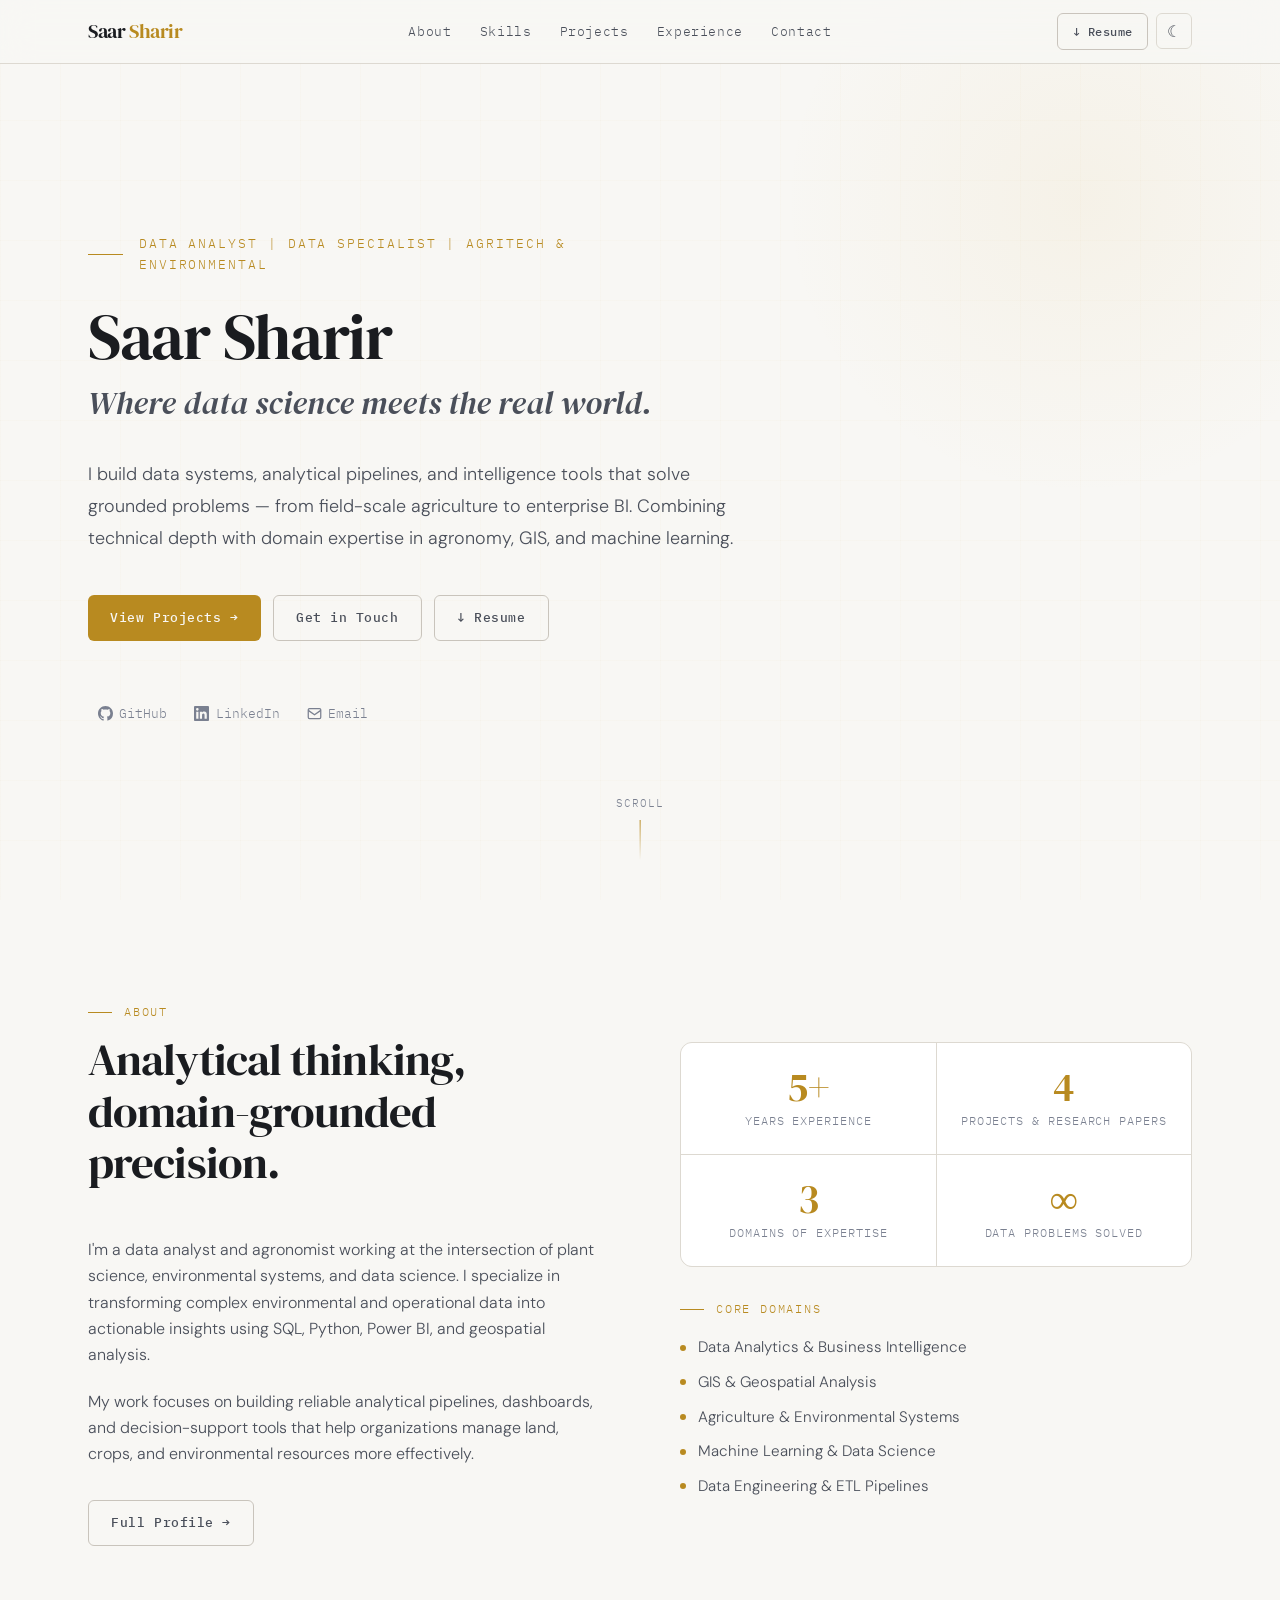
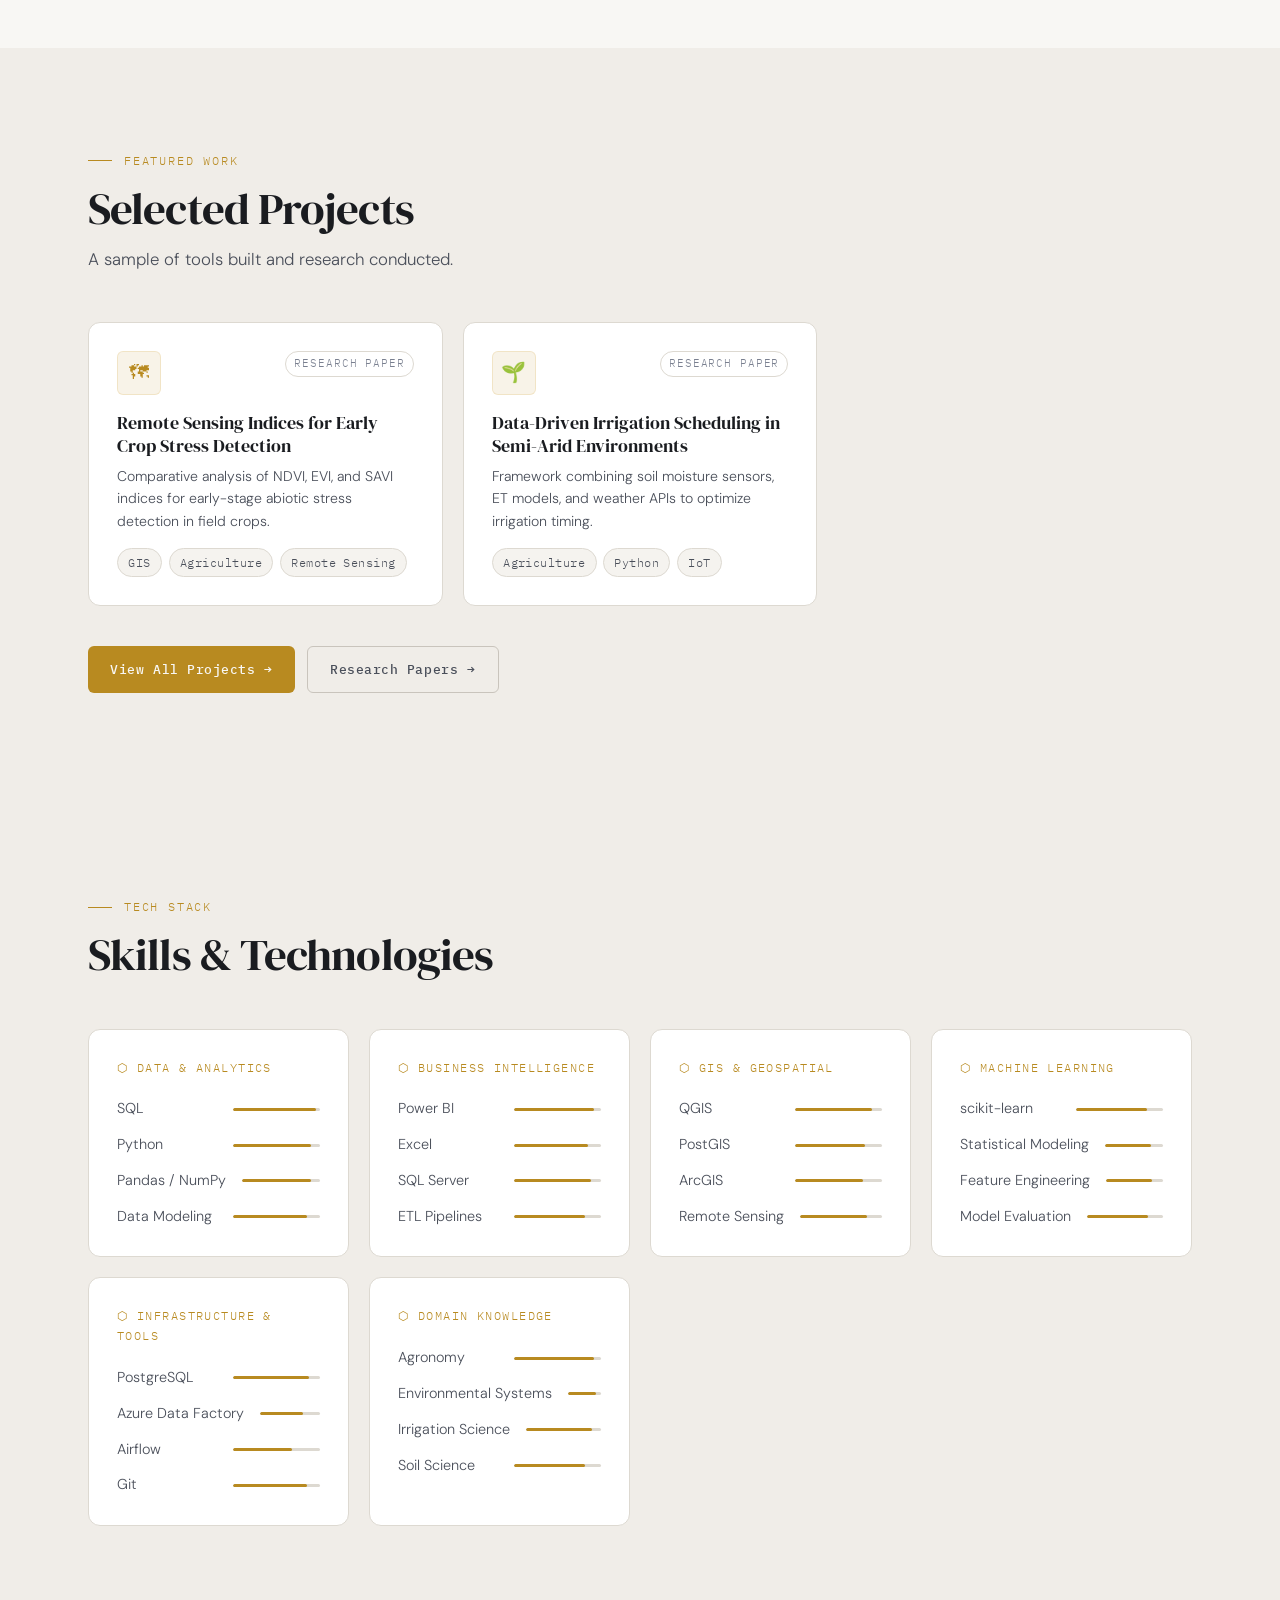
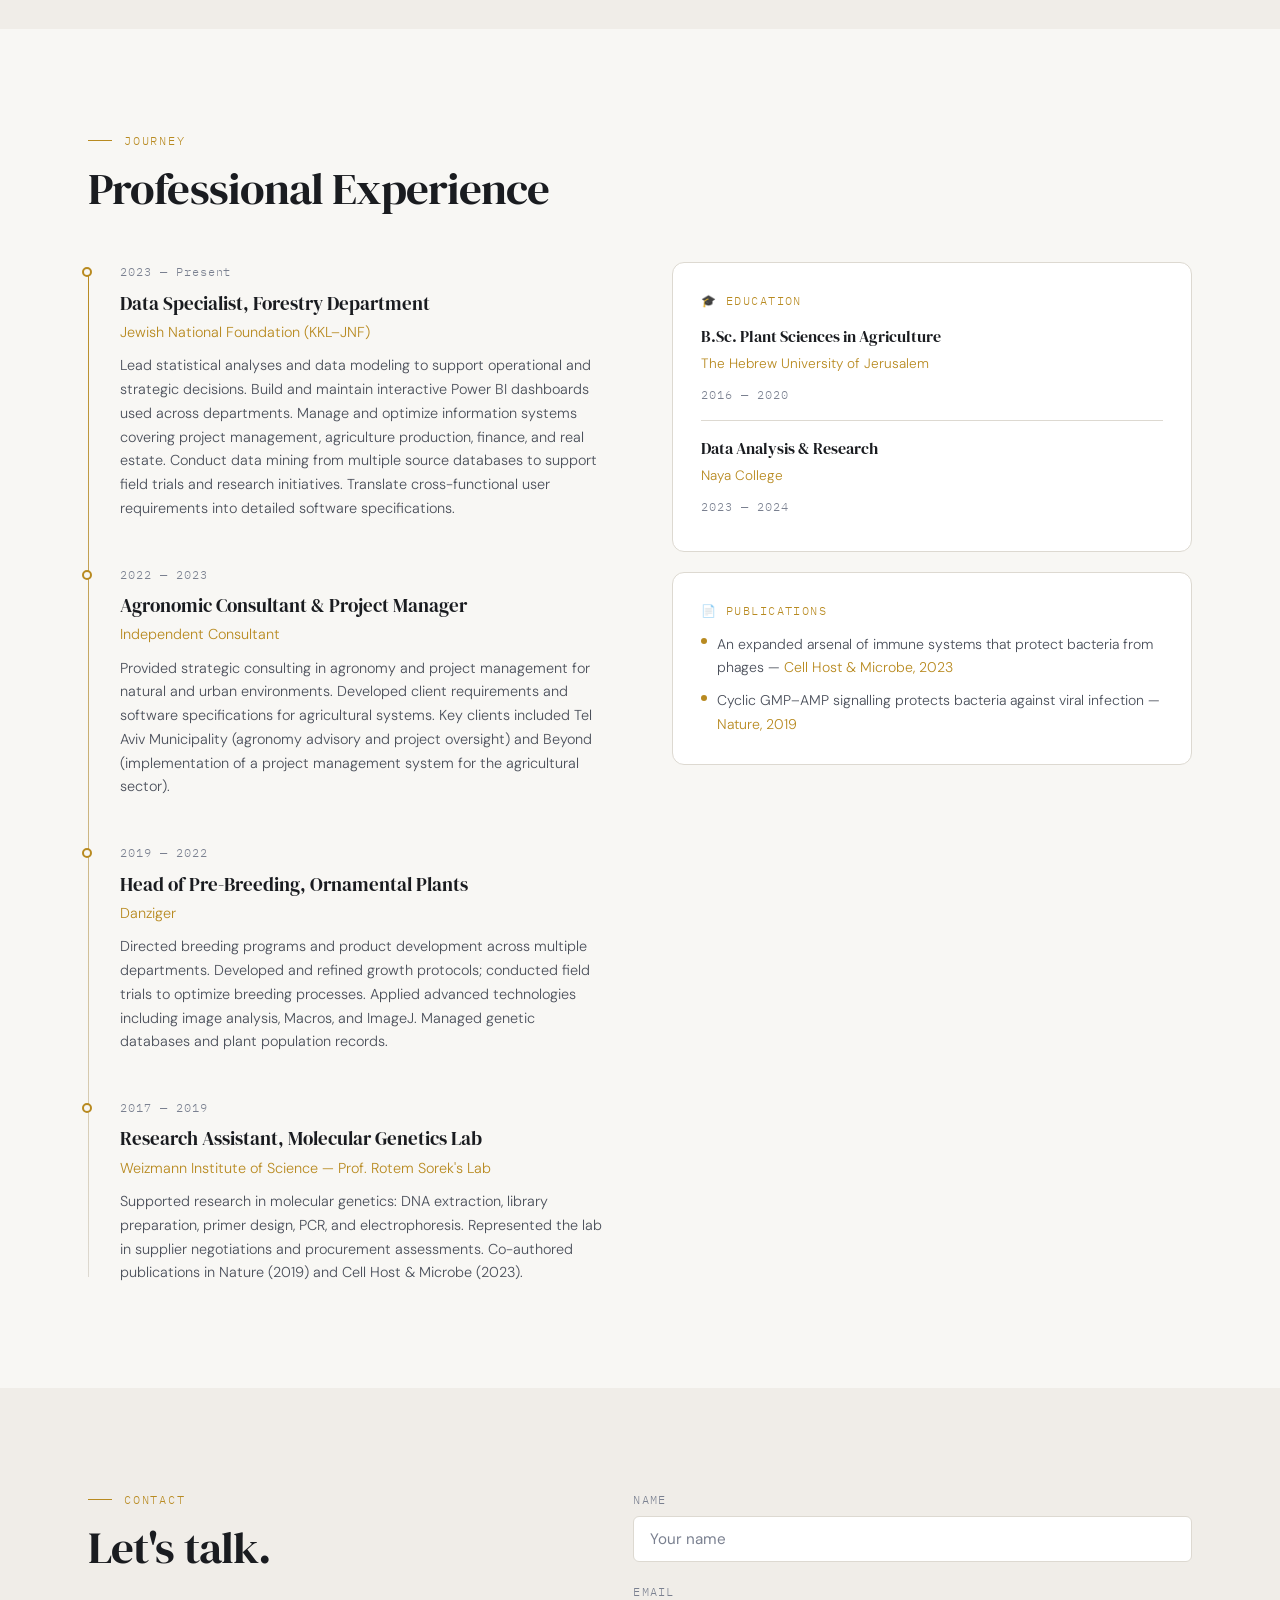
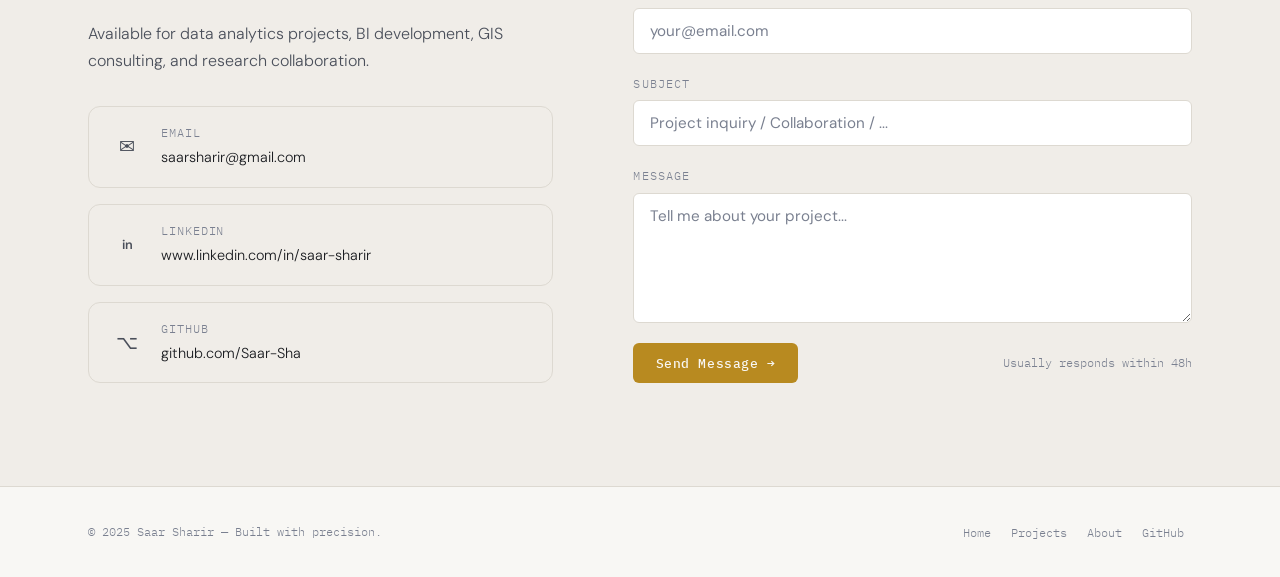
<file: index.html>
<!DOCTYPE html>
<html lang="en" data-theme="dark">
<head>
  <meta charset="UTF-8" />
  <meta name="viewport" content="width=device-width, initial-scale=1.0" />
  <title>Saar Sharir — Data Analyst | Data Specialist | AgriTech & Environmental</title>
  <meta name="description" content="Portfolio of Saar Sharir — Data Analyst, Agronomist, and BI Developer combining data science with real-world agricultural and environmental systems." />
  <meta name="author" content="Saar Sharir" />
  <meta property="og:title" content="Saar Sharir — Data Analyst &amp; Agronomist" />
  <meta property="og:description" content="Data science meets real-world agricultural systems. Explore projects in GIS, ML, BI, and environmental analytics." />
  <meta property="og:type" content="website" />
  <link rel="icon" href="data:image/svg+xml,<svg xmlns='http://www.w3.org/2000/svg' viewBox='0 0 100 100'><text y='.9em' font-size='90'>◈</text></svg>" />
  <link rel="stylesheet" href="./css/style.css" />
  <!-- Optional: Plausible Analytics. Replace YOUR_DOMAIN -->
  <!-- <script defer data-domain="YOUR_DOMAIN" src="https://plausible.io/js/plausible.js"></script> -->
  <!-- Optional: Umami Analytics. Replace YOUR_WEBSITE_ID and YOUR_UMAMI_INSTANCE -->
  <!-- <script async defer data-website-id="YOUR_WEBSITE_ID" src="https://your-umami-instance.com/umami.js"></script> -->
</head>
<body>

<nav class="nav" role="navigation" aria-label="Main navigation">
  <div class="container nav-inner">
    <a href="./index.html" class="nav-logo">Saar <span>Sharir</span></a>
    <ul class="nav-links" role="list">
      <li><a href="#about">About</a></li>
      <li><a href="#skills">Skills</a></li>
      <li><a href="./pages/projects.html">Projects</a></li>
      <li><a href="#experience">Experience</a></li>
      <li><a href="#contact">Contact</a></li>
    </ul>
    <div class="nav-actions">
      <a class="btn btn-outline" href="./assets/saar-sharir-cv.pdf" download style="font-size:0.75rem;padding:0.5rem 0.9rem">↓ Resume</a>
      <button class="btn-theme" id="btn-theme" aria-label="Toggle theme">☀</button>
    </div>
    <button class="nav-mobile-btn" aria-label="Open menu" id="mobile-menu-btn">
      <span></span><span></span><span></span>
    </button>
  </div>
</nav>

<div class="nav-mobile-menu" id="mobile-menu">
  <a href="#about">About</a>
  <a href="#skills">Skills</a>
  <a href="./pages/projects.html">Projects</a>
  <a href="#experience">Experience</a>
  <a href="#contact">Contact</a>
  <a href="./assets/saar-sharir-cv.pdf" download>↓ Resume</a>
</div>

<!-- HERO -->
<section class="hero" id="hero" data-section="hero">
  <div class="hero-grid" aria-hidden="true"></div>
  <div class="hero-glow" aria-hidden="true"></div>
  <div class="container">
    <div class="hero-content">
      <p class="hero-eyebrow">Data Analyst | Data Specialist | AgriTech & Environmental </p>  
      <h1 class="hero-name">Saar Sharir</h1>
      <p class="hero-title">Where data science meets the real world.</p>
      <p class="hero-desc">
        I build data systems, analytical pipelines, and intelligence tools that solve
        grounded problems — from field-scale agriculture to enterprise BI.
        Combining technical depth with domain expertise in agronomy, GIS, and machine learning.
      </p>
      <div class="hero-actions">
        <a class="btn btn-primary" href="./pages/projects.html">View Projects →</a>
        <a class="btn btn-outline" href="#contact">Get in Touch</a>
        <a class="btn btn-outline" href="./assets/saar-sharir-cv.pdf" download>↓ Resume</a>
      </div>
      <div class="hero-social">
        <a href="https://github.com/Saar-Sha" target="_blank" rel="noopener">
          <svg width="15" height="15" viewBox="0 0 24 24" fill="currentColor"><path d="M12 0C5.37 0 0 5.37 0 12c0 5.31 3.435 9.795 8.205 11.385.6.105.825-.255.825-.57 0-.285-.015-1.23-.015-2.235-3.015.555-3.795-.735-4.035-1.41-.135-.345-.72-1.41-1.23-1.695-.42-.225-1.02-.78-.015-.795.945-.015 1.62.87 1.845 1.23 1.08 1.815 2.805 1.305 3.495.99.105-.78.42-1.305.765-1.605-2.67-.3-5.46-1.335-5.46-5.925 0-1.305.465-2.385 1.23-3.225-.12-.3-.54-1.53.12-3.18 0 0 1.005-.315 3.3 1.23.96-.27 1.98-.405 3-.405s2.04.135 3 .405c2.295-1.56 3.3-1.23 3.3-1.23.66 1.65.24 2.88.12 3.18.765.84 1.23 1.905 1.23 3.225 0 4.605-2.805 5.625-5.475 5.925.435.375.81 1.095.81 2.22 0 1.605-.015 2.895-.015 3.3 0 .315.225.69.825.57A12.02 12.02 0 0024 12c0-6.63-5.37-12-12-12z"/></svg>
          GitHub
        </a>
        <a href="https://www.linkedin.com/in/saar-sharir" target="_blank" rel="noopener">
          <svg width="15" height="15" viewBox="0 0 24 24" fill="currentColor"><path d="M20.447 20.452h-3.554v-5.569c0-1.328-.027-3.037-1.852-3.037-1.853 0-2.136 1.445-2.136 2.939v5.667H9.351V9h3.414v1.561h.046c.477-.9 1.637-1.85 3.37-1.85 3.601 0 4.267 2.37 4.267 5.455v6.286zM5.337 7.433a2.062 2.062 0 01-2.063-2.065 2.064 2.064 0 112.063 2.065zm1.782 13.019H3.555V9h3.564v11.452zM22.225 0H1.771C.792 0 0 .774 0 1.729v20.542C0 23.227.792 24 1.771 24h20.451C23.2 24 24 23.227 24 22.271V1.729C24 .774 23.2 0 22.222 0h.003z"/></svg>
          LinkedIn
        </a>
        <a href="mailto:saarsharir@gmail.com">
          <svg width="15" height="15" viewBox="0 0 24 24" fill="none" stroke="currentColor" stroke-width="2"><rect x="2" y="4" width="20" height="16" rx="2"/><path d="m2 7 10 7 10-7"/></svg>
          Email
        </a>
      </div>
    </div>
  </div>
  <div class="hero-scroll" aria-hidden="true">
    <span>Scroll</span>
    <div class="scroll-line"></div>
  </div>
</section>

<!-- ABOUT -->
<section class="section" id="about" data-section="about">
  <div class="container">
    <div class="about-grid">
      <div>
        <div class="section-header">
          <p class="section-label">About</p>
          <h2 class="section-title reveal">Analytical thinking,<br>domain-grounded precision.</h2>
        </div>
        <p class="reveal reveal-delay-1" style="margin-bottom:1.25rem">
          I'm a data analyst and agronomist working at the intersection of plant science,
          environmental systems, and data science. I specialize in transforming complex
          environmental and operational data into actionable insights using SQL, Python,
          Power BI, and geospatial analysis.
        </p>
        <p class="reveal reveal-delay-2" style="margin-bottom:2rem">
          My work focuses on building reliable analytical pipelines, dashboards, and
          decision-support tools that help organizations manage land, crops, and
          environmental resources more effectively.
        </p>
        <div class="reveal reveal-delay-3">
          <a class="btn btn-outline" href="./pages/about.html">Full Profile →</a>
        </div>
      </div>

      <div class="reveal reveal-delay-2">
        <div class="about-stats">
          <div class="stat-item">
            <div class="stat-num">5+</div>
            <div class="stat-label">Years Experience</div>
          </div>
          <div class="stat-item">
            <div class="stat-num" id="stat-project-count">—</div>
            <div class="stat-label">Projects &amp; Research Papers</div>
          </div>
          <div class="stat-item">
            <div class="stat-num">3</div>
            <div class="stat-label">Domains of Expertise</div>
          </div>
          <div class="stat-item">
            <div class="stat-num">∞</div>
            <div class="stat-label">Data Problems Solved</div>
          </div>
        </div>
        <div class="about-domains" style="margin-top:2rem">
          <p class="section-label">Core domains</p>
          <ul class="domain-list">
            <li>Data Analytics &amp; Business Intelligence</li>
            <li>GIS &amp; Geospatial Analysis</li>
            <li>Agriculture &amp; Environmental Systems</li>
            <li>Machine Learning &amp; Data Science</li>
            <li>Data Engineering &amp; ETL Pipelines</li>
          </ul>
        </div>
      </div>
    </div>
  </div>
</section>

<!-- FEATURED PROJECTS -->
<section class="section" style="background:var(--bg-2)" id="featured">
  <div class="container">
    <div class="section-header">
      <p class="section-label">Featured Work</p>
      <h2 class="section-title reveal">Selected Projects</h2>
      <p class="section-subtitle reveal reveal-delay-1">A sample of tools built and research conducted.</p>
    </div>
    <div id="featured-projects" style="display:grid;grid-template-columns:repeat(auto-fill,minmax(300px,1fr));gap:1.25rem;margin-bottom:2.5rem"></div>
    <div class="reveal" style="display:flex;gap:0.75rem;flex-wrap:wrap">
      <a class="btn btn-primary" href="./pages/projects.html">View All Projects →</a>
      <a class="btn btn-outline" href="./pages/projects.html#research">Research Papers →</a>
    </div>
  </div>
</section>

<!-- SKILLS -->
<section class="section skills-bg" id="skills" data-section="skills">
  <div class="container">
    <div class="section-header">
      <p class="section-label">Tech Stack</p>
      <h2 class="section-title reveal">Skills &amp; Technologies</h2>
    </div>
    <div class="skills-grid">
      <div class="card reveal">
        <div class="skill-group-title">⬡ Data &amp; Analytics</div>
        <div class="skill-items">
          <div class="skill-row"><span class="skill-name">SQL</span><div class="skill-bar-track"><div class="skill-bar-fill" data-level="95"></div></div></div>
          <div class="skill-row"><span class="skill-name">Python</span><div class="skill-bar-track"><div class="skill-bar-fill" data-level="90"></div></div></div>
          <div class="skill-row"><span class="skill-name">Pandas / NumPy</span><div class="skill-bar-track"><div class="skill-bar-fill" data-level="88"></div></div></div>
          <div class="skill-row"><span class="skill-name">Data Modeling</span><div class="skill-bar-track"><div class="skill-bar-fill" data-level="85"></div></div></div>
        </div>
      </div>
      <div class="card reveal reveal-delay-1">
        <div class="skill-group-title">⬡ Business Intelligence</div>
        <div class="skill-items">
          <div class="skill-row"><span class="skill-name">Power BI</span><div class="skill-bar-track"><div class="skill-bar-fill" data-level="92"></div></div></div>
          <div class="skill-row"><span class="skill-name">Excel</span><div class="skill-bar-track"><div class="skill-bar-fill" data-level="85"></div></div></div>
          <div class="skill-row"><span class="skill-name">SQL Server</span><div class="skill-bar-track"><div class="skill-bar-fill" data-level="88"></div></div></div>
          <div class="skill-row"><span class="skill-name">ETL Pipelines</span><div class="skill-bar-track"><div class="skill-bar-fill" data-level="82"></div></div></div>
        </div>
      </div>
      <div class="card reveal reveal-delay-2">
        <div class="skill-group-title">⬡ GIS &amp; Geospatial</div>
        <div class="skill-items">
          <div class="skill-row"><span class="skill-name">QGIS</span><div class="skill-bar-track"><div class="skill-bar-fill" data-level="88"></div></div></div>
          <div class="skill-row"><span class="skill-name">PostGIS</span><div class="skill-bar-track"><div class="skill-bar-fill" data-level="80"></div></div></div>
          <div class="skill-row"><span class="skill-name">ArcGIS</span><div class="skill-bar-track"><div class="skill-bar-fill" data-level="78"></div></div></div>
          <div class="skill-row"><span class="skill-name">Remote Sensing</span><div class="skill-bar-track"><div class="skill-bar-fill" data-level="82"></div></div></div>
        </div>
      </div>
      <div class="card reveal reveal-delay-1">
        <div class="skill-group-title">⬡ Machine Learning</div>
        <div class="skill-items">
          <div class="skill-row"><span class="skill-name">scikit-learn</span><div class="skill-bar-track"><div class="skill-bar-fill" data-level="82"></div></div></div>
          <div class="skill-row"><span class="skill-name">Statistical Modeling</span><div class="skill-bar-track"><div class="skill-bar-fill" data-level="80"></div></div></div>
          <div class="skill-row"><span class="skill-name">Feature Engineering</span><div class="skill-bar-track"><div class="skill-bar-fill" data-level="80"></div></div></div>
          <div class="skill-row"><span class="skill-name">Model Evaluation</span><div class="skill-bar-track"><div class="skill-bar-fill" data-level="80"></div></div></div>
        </div>
      </div>
      <div class="card reveal reveal-delay-2">
        <div class="skill-group-title">⬡ Infrastructure &amp; Tools</div>
        <div class="skill-items">
          <div class="skill-row"><span class="skill-name">PostgreSQL</span><div class="skill-bar-track"><div class="skill-bar-fill" data-level="87"></div></div></div>
          <div class="skill-row"><span class="skill-name">Azure Data Factory</span><div class="skill-bar-track"><div class="skill-bar-fill" data-level="72"></div></div></div>
          <div class="skill-row"><span class="skill-name">Airflow</span><div class="skill-bar-track"><div class="skill-bar-fill" data-level="68"></div></div></div>
          <div class="skill-row"><span class="skill-name">Git</span><div class="skill-bar-track"><div class="skill-bar-fill" data-level="85"></div></div></div>
        </div>
      </div>
      <div class="card reveal reveal-delay-3">
        <div class="skill-group-title">⬡ Domain Knowledge</div>
        <div class="skill-items">
          <div class="skill-row"><span class="skill-name">Agronomy</span><div class="skill-bar-track"><div class="skill-bar-fill" data-level="92"></div></div></div>
          <div class="skill-row"><span class="skill-name">Environmental Systems</span><div class="skill-bar-track"><div class="skill-bar-fill" data-level="85"></div></div></div>
          <div class="skill-row"><span class="skill-name">Irrigation Science</span><div class="skill-bar-track"><div class="skill-bar-fill" data-level="88"></div></div></div>
          <div class="skill-row"><span class="skill-name">Soil Science</span><div class="skill-bar-track"><div class="skill-bar-fill" data-level="82"></div></div></div>
        </div>
      </div>
    </div>
  </div>
</section>

<!-- EXPERIENCE -->
<section class="section" id="experience" data-section="experience">
  <div class="container">
    <div class="section-header">
      <p class="section-label">Journey</p>
      <h2 class="section-title reveal">Professional Experience</h2>
    </div>
    <div class="experience-grid" style="display:grid;grid-template-columns:1fr 1fr;gap:4rem">
      <div class="timeline reveal">
        <div class="timeline-item">
          <div class="timeline-dot"></div>
          <div class="timeline-date">2023 — Present</div>
          <div class="timeline-role">Data Specialist, Forestry Department</div>
          <div class="timeline-org">Jewish National Foundation (KKL–JNF)</div>
          <p class="timeline-desc">Lead statistical analyses and data modeling to support operational and strategic decisions. Build and maintain interactive Power BI dashboards used across departments. Manage and optimize information systems covering project management, agriculture production, finance, and real estate. Conduct data mining from multiple source databases to support field trials and research initiatives. Translate cross-functional user requirements into detailed software specifications.</p>
        </div>
        <div class="timeline-item">
          <div class="timeline-dot"></div>
          <div class="timeline-date">2022 — 2023</div>
          <div class="timeline-role">Agronomic Consultant &amp; Project Manager</div>
          <div class="timeline-org">Independent Consultant</div>
          <p class="timeline-desc">Provided strategic consulting in agronomy and project management for natural and urban environments. Developed client requirements and software specifications for agricultural systems. Key clients included Tel Aviv Municipality (agronomy advisory and project oversight) and Beyond (implementation of a project management system for the agricultural sector).</p>
        </div>
        <div class="timeline-item">
          <div class="timeline-dot"></div>
          <div class="timeline-date">2019 — 2022</div>
          <div class="timeline-role">Head of Pre-Breeding, Ornamental Plants</div>
          <div class="timeline-org">Danziger</div>
          <p class="timeline-desc">Directed breeding programs and product development across multiple departments. Developed and refined growth protocols; conducted field trials to optimize breeding processes. Applied advanced technologies including image analysis, Macros, and ImageJ. Managed genetic databases and plant population records.</p>
        </div>
        <div class="timeline-item">
          <div class="timeline-dot"></div>
          <div class="timeline-date">2017 — 2019</div>
          <div class="timeline-role">Research Assistant, Molecular Genetics Lab</div>
          <div class="timeline-org">Weizmann Institute of Science — Prof. Rotem Sorek's Lab</div>
          <p class="timeline-desc">Supported research in molecular genetics: DNA extraction, library preparation, primer design, PCR, and electrophoresis. Represented the lab in supplier negotiations and procurement assessments. Co-authored publications in Nature (2019) and Cell Host &amp; Microbe (2023).</p>
        </div>
      </div>

      <div class="reveal reveal-delay-2">
        <div class="card" style="margin-bottom:1.25rem">
          <div class="skill-group-title" style="margin-bottom:0.75rem">🎓 Education</div>
          <div class="timeline-role" style="font-size:1rem">B.Sc. Plant Sciences in Agriculture</div>
          <div class="timeline-org" style="font-size:0.85rem;margin-top:0.25rem">The Hebrew University of Jerusalem</div>
          <div class="timeline-date" style="margin-top:0.4rem">2016 — 2020</div>
          <div style="margin-top:0.9rem;padding-top:0.9rem;border-top:1px solid var(--border)">
          <div class="timeline-role" style="font-size:1rem">Data Analysis &amp; Research</div>
          <div class="timeline-org" style="font-size:0.85rem;margin-top:0.25rem">Naya College</div>
          <div class="timeline-date" style="margin-top:0.4rem">2023 — 2024</div>
          </div>
        </div>
        <div class="card">
  <div class="skill-group-title" style="margin-bottom:0.75rem">📄 Publications</div>

  <div style="display:flex;flex-direction:column;gap:0.65rem">

    <!-- Publication 1 -->
    <div style="display:flex;align-items:flex-start;gap:0.6rem;font-size:0.88rem;color:var(--text-2)">
      <span style="width:6px;height:6px;border-radius:50%;background:var(--accent);flex-shrink:0;display:inline-block;margin-top:0.35rem"></span>
      
      <a href="https://www.cell.com/cell-host-microbe/fulltext/S1931-3128(22)00473-5?uuid=uuid%3A904636a5-e9c0-4328-9e98-7cc666633df9"
         target="_blank"
         style="color:inherit;text-decoration:none">

        An expanded arsenal of immune systems that protect bacteria from phages — 
        <span style="color:var(--accent)">Cell Host &amp; Microbe, 2023</span>

      </a>
    </div>

    <!-- Publication 2 -->
    <div style="display:flex;align-items:flex-start;gap:0.6rem;font-size:0.88rem;color:var(--text-2)">
      <span style="width:6px;height:6px;border-radius:50%;background:var(--accent);flex-shrink:0;display:inline-block;margin-top:0.35rem"></span>
      
      <a href="https://www.nature.com/articles/s41586-019-1605-5"
         target="_blank"
         style="color:inherit;text-decoration:none">

        Cyclic GMP–AMP signalling protects bacteria against viral infection — 
        <span style="color:var(--accent)">Nature, 2019</span>

      </a>
    </div>

  </div>
</div>
        </div>
      </div>
    </div>
  </div>
</section>

<!-- CONTACT -->
<section class="section contact-bg" id="contact" data-section="contact">
  <div class="container">
    <div class="contact-grid">
      <div>
        <div class="section-header">
          <p class="section-label">Contact</p>
          <h2 class="section-title reveal">Let's talk.</h2>
        </div>
        <p class="reveal reveal-delay-1" style="margin-bottom:0.5rem">Available for data analytics projects, BI development, GIS consulting, and research collaboration.</p>
        <div class="contact-methods reveal reveal-delay-2">
          <a class="contact-item" href="mailto:saarsharir@gmail.com">
            <span class="contact-icon">✉</span>
            <div><span class="contact-label">Email</span><span class="contact-value">saarsharir@gmail.com</span></div>
          </a>
          <a class="contact-item" href="https://www.linkedin.com/in/saar-sharir" target="_blank" rel="noopener">
            <span class="contact-icon" style="font-style:normal;font-weight:600;font-size:0.8rem">in</span>
            <div><span class="contact-label">LinkedIn</span><span class="contact-value">www.linkedin.com/in/saar-sharir</span></div>
          </a>
          <a class="contact-item" href="https://github.com/Saar-Sha" target="_blank" rel="noopener">
            <span class="contact-icon">⌥</span>
            <div><span class="contact-label">GitHub</span><span class="contact-value">github.com/Saar-Sha</span></div>
          </a>
        </div>
      </div>
      <div class="reveal reveal-delay-2">
        <form class="contact-form" id="contact-form" novalidate>
          <div class="form-group">
            <label class="form-label" for="form-name">Name</label>
            <input class="form-input" type="text" id="form-name" name="name" placeholder="Your name" required />
          </div>
          <div class="form-group">
            <label class="form-label" for="form-email">Email</label>
            <input class="form-input" type="email" id="form-email" name="email" placeholder="your@email.com" required />
          </div>
          <div class="form-group">
            <label class="form-label" for="form-subject">Subject</label>
            <input class="form-input" type="text" id="form-subject" name="subject" placeholder="Project inquiry / Collaboration / ..." />
          </div>
          <div class="form-group">
            <label class="form-label" for="form-message">Message</label>
            <textarea class="form-textarea" id="form-message" name="message" placeholder="Tell me about your project..." required></textarea>
          </div>
          <div class="form-submit-row">
            <button class="btn btn-primary" type="submit">Send Message →</button>
            <span class="form-note">Usually responds within 48h</span>
          </div>
          <div class="form-status" id="form-status"></div>
        </form>
      </div>
    </div>
  </div>
</section>

<footer class="footer">
  <div class="container footer-inner">
    <p class="footer-left">© 2025 Saar Sharir — Built with precision.</p>
    <ul class="footer-links" role="list">
      <li><a href="./index.html">Home</a></li>
      <li><a href="./pages/projects.html">Projects</a></li>
      <li><a href="./pages/about.html">About</a></li>
      <li><a href="https://github.com/Saar-Sha" target="_blank" rel="noopener">GitHub</a></li>
    </ul>
  </div>
</footer>

<style>
@media (max-width:768px) {
  .experience-grid { grid-template-columns:1fr !important; gap:2rem !important; }
}
</style>

<script>
// Dynamically count total projects from JSON and update stat
fetch('./data/projects.json')
  .then(r => r.json())
  .then(data => {
    const total = (data.tools || []).length + (data.research || []).length;
    const el = document.getElementById('stat-project-count');
    if (el) el.textContent = total;
  })
  .catch(() => {});
</script>
<script src="./js/main.js"></script>
</body>
</html>
</file>
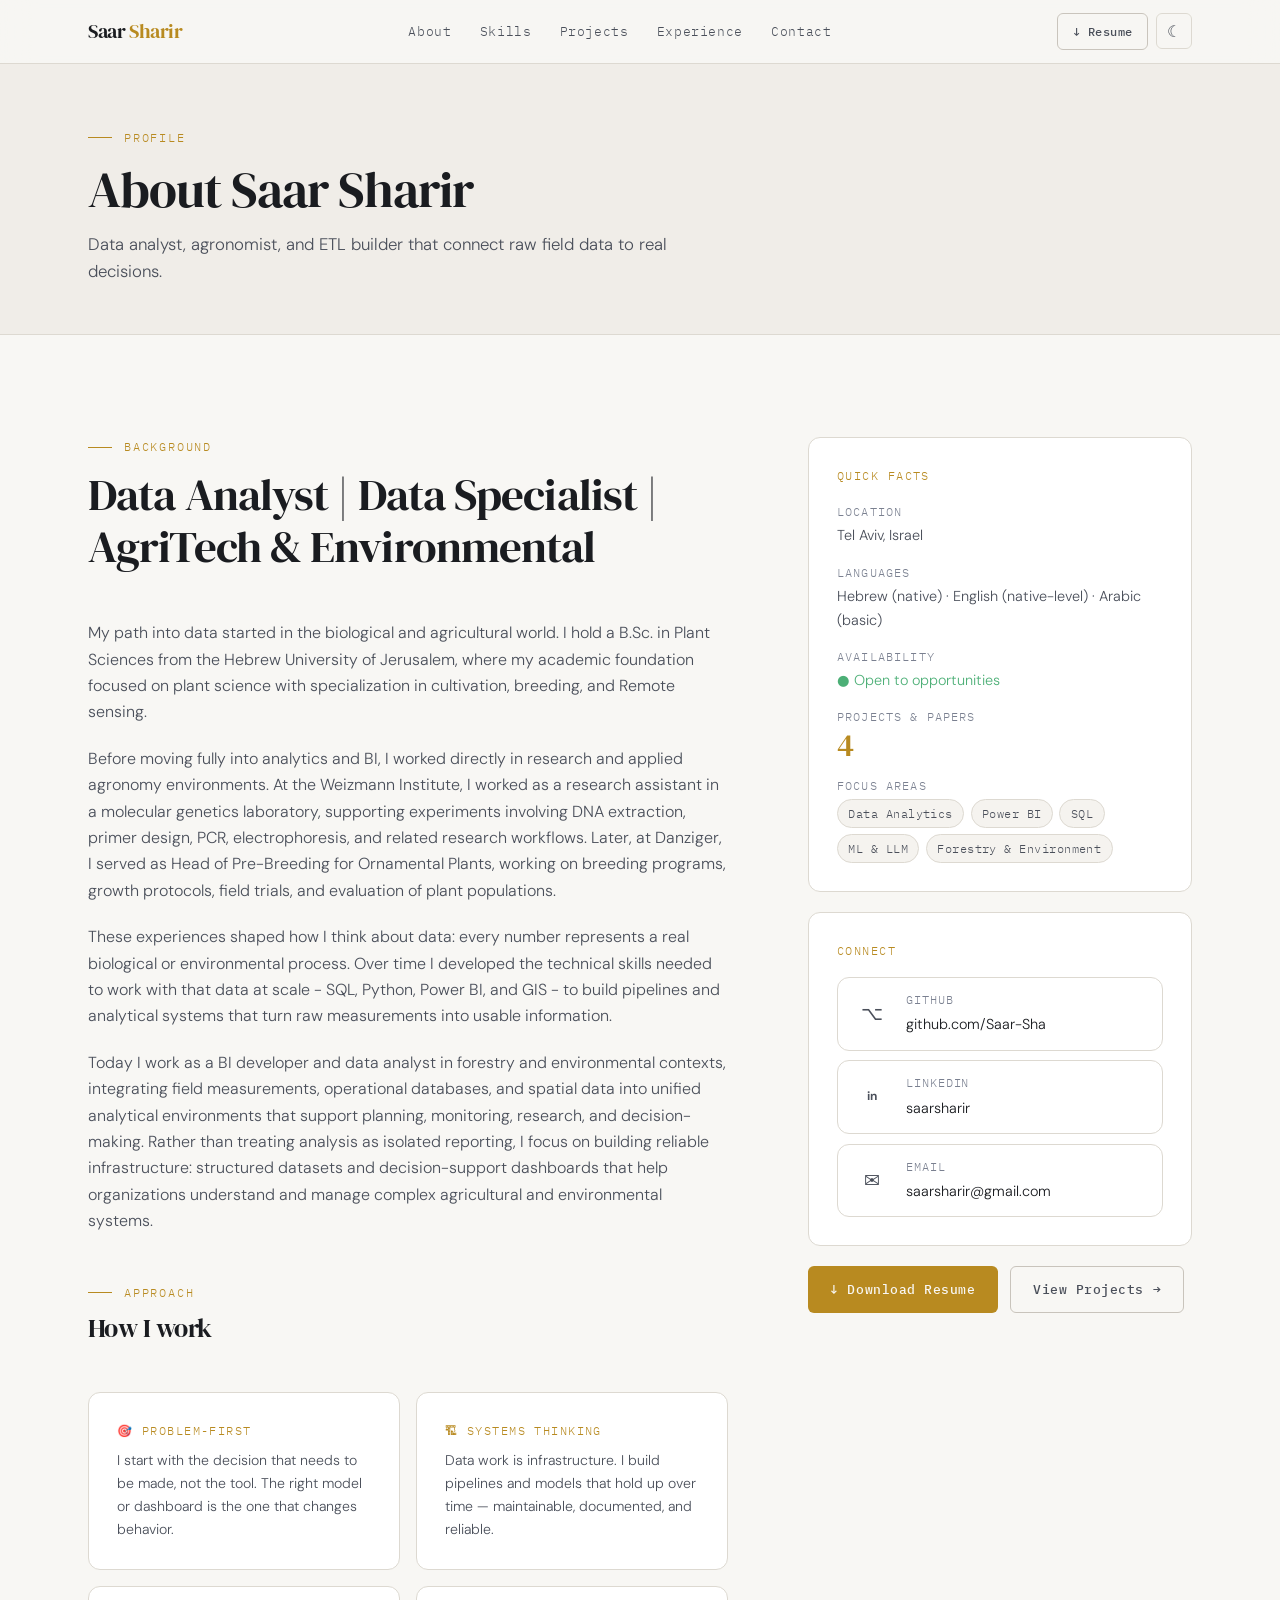
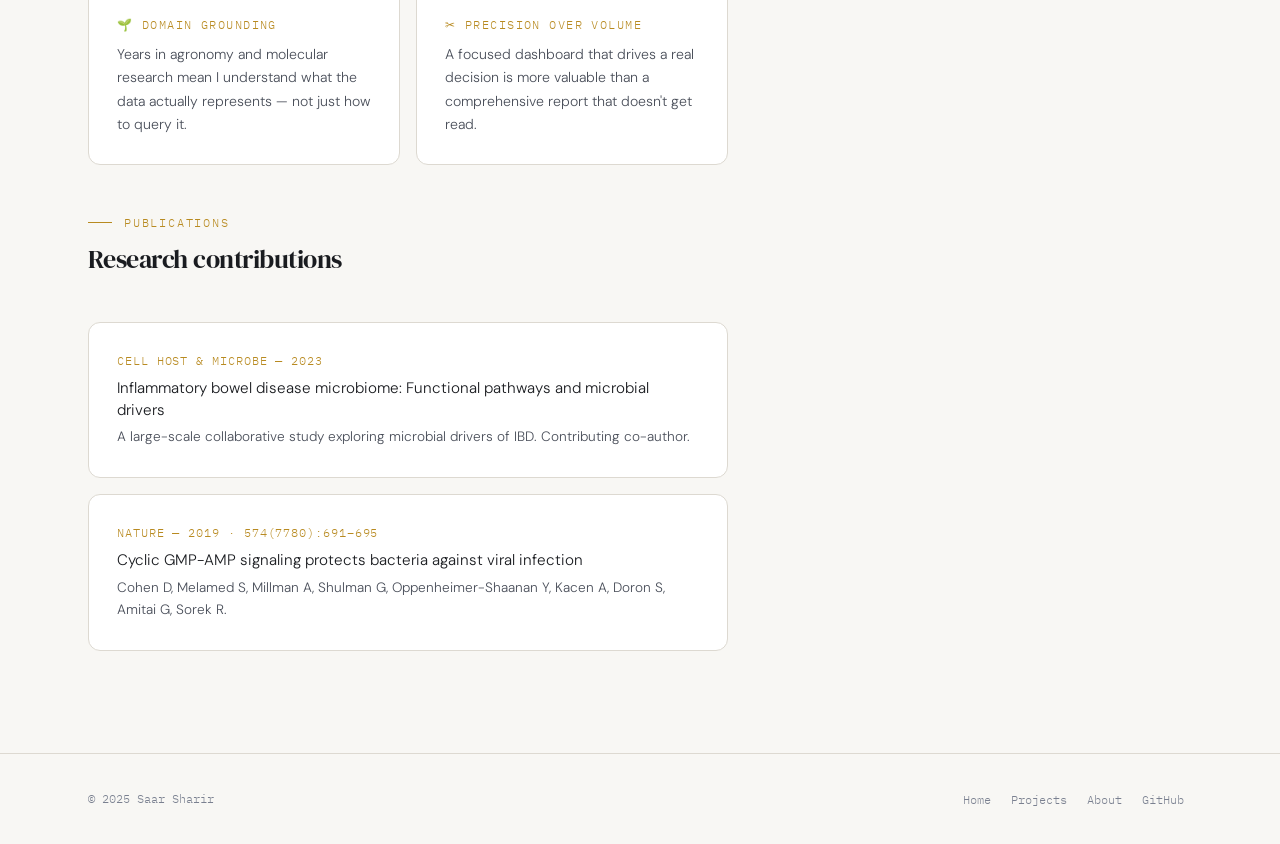
<file: pages/about.html>
<!DOCTYPE html>
<html lang="en" data-theme="dark">
<head>
  <meta charset="UTF-8" />
  <meta name="viewport" content="width=device-width, initial-scale=1.0" />
  <title>About — Saar Sharir</title>
  <meta name="description" content="About Saar Sharir — Data Analyst, Agronomist, and BI Developer. Background, philosophy, and professional journey." />
  <link rel="icon" href="data:image/svg+xml,<svg xmlns='http://www.w3.org/2000/svg' viewBox='0 0 100 100'><text y='.9em' font-size='90'>◈</text></svg>" />
  <link rel="stylesheet" href="../css/style.css" />
  <style>
    .page-hero { padding-top: calc(var(--nav-height) + 4rem); padding-bottom: 3rem; border-bottom:1px solid var(--border); background:var(--bg-2); }
    .about-page-grid { display:grid; grid-template-columns:2fr 1.2fr; gap:5rem; align-items:start; }
    .philosophy-block { padding:2rem; border-left:2px solid var(--accent); background:var(--accent-glow); border-radius:0 var(--radius-lg) var(--radius-lg) 0; margin-block:2rem; }
    .philosophy-block p { color:var(--text-2); font-style:italic; font-size:1.05rem; max-width:none; }
    @media (max-width:900px) { .about-page-grid { grid-template-columns:1fr; gap:3rem; } }
  </style>
</head>
<body>

<nav class="nav" role="navigation">
  <div class="container nav-inner">
    <a href="../index.html" class="nav-logo">Saar <span>Sharir</span></a>
    <ul class="nav-links" role="list">
      <li><a href="../index.html#about" class="active">About</a></li>
      <li><a href="../index.html#skills">Skills</a></li>
      <li><a href="./projects.html">Projects</a></li>
      <li><a href="../index.html#experience">Experience</a></li>
      <li><a href="../index.html#contact">Contact</a></li>
    </ul>
    <div class="nav-actions">
      <a class="btn btn-outline" href="../assets/saar-sharir-cv.pdf" download style="font-size:0.75rem;padding:0.5rem 0.9rem">↓ Resume</a>
      <button class="btn-theme" id="btn-theme" aria-label="Toggle theme">☀</button>
    </div>
    <button class="nav-mobile-btn" aria-label="Open menu">
      <span></span><span></span><span></span>
    </button>
  </div>
</nav>

<div class="nav-mobile-menu" id="mobile-menu">
  <a href="../index.html#about">About</a>
  <a href="../index.html#skills">Skills</a>
  <a href="./projects.html">Projects</a>
  <a href="../index.html#experience">Experience</a>
  <a href="../index.html#contact">Contact</a>
</div>

<div class="page-hero">
  <div class="container">
    <p class="section-label" style="margin-bottom:0.75rem">Profile</p>
    <h1 style="font-family:var(--font-display);font-size:clamp(2rem,4vw,3.2rem);font-weight:400;margin-bottom:0.75rem">About Saar Sharir</h1>
    <p style="color:var(--text-2);max-width:56ch;font-size:1.05rem;font-weight:300">Data analyst, agronomist, and ETL builder that connect raw field data to real decisions.</p>
  </div>
</div>

<section class="section">
  <div class="container">
    <div class="about-page-grid">

      <!-- Main content -->
      <div>
        <div class="section-header">
          <p class="section-label">Background</p>
          <h2 class="section-title reveal">Data Analyst | Data Specialist | AgriTech & Environmental </h2>
        </div>

        <p class="reveal" style="margin-bottom:1.25rem">
          My path into data started in the biological and agricultural world.
          I hold a B.Sc. in Plant Sciences from the Hebrew University of Jerusalem,
          where my academic foundation focused on plant science with specialization in cultivation, breeding, and Remote sensing.
        </p>

        <p class="reveal reveal-delay-1" style="margin-bottom:1.25rem">
          Before moving fully into analytics and BI, I worked directly in research and applied
          agronomy environments. At the Weizmann Institute, I worked as a research assistant in a
          molecular genetics laboratory, supporting experiments involving DNA extraction, primer
          design, PCR, electrophoresis, and related research workflows. Later, at Danziger, I
          served as Head of Pre-Breeding for Ornamental Plants, working on breeding programs,
          growth protocols, field trials, and evaluation of plant populations.
        </p>

        <p class="reveal reveal-delay-2" style="margin-bottom:1.25rem">
          These experiences shaped how I think about data: every number represents a real biological
          or environmental process. Over time I developed the technical skills needed to work with
          that data at scale - SQL, Python, Power BI, and GIS - to build pipelines and analytical
          systems that turn raw measurements into usable information.
        </p>

        <p class="reveal reveal-delay-2" style="margin-bottom:2rem">
          Today I work as a BI developer and data analyst in forestry and environmental contexts,
          integrating field measurements, operational databases, and spatial data into unified
          analytical environments that support planning, monitoring, research, and decision-making.
          Rather than treating analysis as isolated reporting, I focus on building reliable
          infrastructure: structured datasets and decision-support dashboards that help organizations
          understand and manage complex agricultural and environmental systems.
        </p>

        <div class="section-header" style="margin-top:3rem">
          <p class="section-label">Approach</p>
          <h3 class="reveal" style="font-family:var(--font-display);font-size:1.6rem;font-weight:400">How I work</h3>
        </div>

        <div style="display:grid;grid-template-columns:1fr 1fr;gap:1rem;margin-top:1rem">
          <div class="card reveal">
            <div class="skill-group-title" style="margin-bottom:0.5rem">🎯 Problem-First</div>
            <p style="font-size:0.88rem">I start with the decision that needs to be made, not the tool. The right model or dashboard is the one that changes behavior.</p>
          </div>
          <div class="card reveal reveal-delay-1">
            <div class="skill-group-title" style="margin-bottom:0.5rem">🏗 Systems Thinking</div>
            <p style="font-size:0.88rem">Data work is infrastructure. I build pipelines and models that hold up over time — maintainable, documented, and reliable.</p>
          </div>
          <div class="card reveal reveal-delay-2">
            <div class="skill-group-title" style="margin-bottom:0.5rem">🌱 Domain Grounding</div>
            <p style="font-size:0.88rem">Years in agronomy and molecular research mean I understand what the data actually represents — not just how to query it.</p>
          </div>
          <div class="card reveal reveal-delay-3">
            <div class="skill-group-title" style="margin-bottom:0.5rem">✂ Precision Over Volume</div>
            <p style="font-size:0.88rem">A focused dashboard that drives a real decision is more valuable than a comprehensive report that doesn't get read.</p>
          </div>
        </div>

        <div class="section-header" style="margin-top:3rem">
          <p class="section-label">Publications</p>
          <h3 class="reveal" style="font-family:var(--font-display);font-size:1.6rem;font-weight:400">Research contributions</h3>
        </div>

        <div style="display:flex;flex-direction:column;gap:1rem;margin-top:1rem">
          <div class="card reveal">
            <div style="font-family:var(--font-mono);font-size:0.72rem;color:var(--accent);letter-spacing:0.08em;margin-bottom:0.5rem">CELL HOST &amp; MICROBE — 2023</div>
            <div style="font-size:0.95rem;color:var(--text);margin-bottom:0.35rem;line-height:1.4">Inflammatory bowel disease microbiome: Functional pathways and microbial drivers</div>
            <p style="font-size:0.85rem;margin:0">A large-scale collaborative study exploring microbial drivers of IBD. Contributing co-author.</p>
          </div>
          <div class="card reveal reveal-delay-1">
            <div style="font-family:var(--font-mono);font-size:0.72rem;color:var(--accent);letter-spacing:0.08em;margin-bottom:0.5rem">NATURE — 2019 · 574(7780):691–695</div>
            <div style="font-size:0.95rem;color:var(--text);margin-bottom:0.35rem;line-height:1.4">Cyclic GMP-AMP signaling protects bacteria against viral infection</div>
            <p style="font-size:0.85rem;margin:0">Cohen D, Melamed S, Millman A, Shulman G, Oppenheimer-Shaanan Y, Kacen A, Doron S, Amitai G, Sorek R.</p>
          </div>
        </div>
      </div>

      <!-- Sidebar -->
      <div>
        <div class="card reveal" style="margin-bottom:1.25rem">
          <div class="skill-group-title" style="margin-bottom:1rem">Quick Facts</div>
          <div style="display:flex;flex-direction:column;gap:0.9rem">
            <div>
              <div class="form-label" style="margin-bottom:0.2rem">Location</div>
              <div style="font-size:0.9rem;color:var(--text-2)">Tel Aviv, Israel</div>
            </div>
            <div>
              <div class="form-label" style="margin-bottom:0.2rem">Languages</div>
              <div style="font-size:0.9rem;color:var(--text-2)">Hebrew (native) · English (native-level) · Arabic (basic)</div>
            </div>
            <div>
              <div class="form-label" style="margin-bottom:0.2rem">Availability</div>
              <div style="font-size:0.9rem;color:var(--green)">● Open to opportunities</div>
            </div>
            <div>
              <div class="form-label" style="margin-bottom:0.2rem">Projects &amp; Papers</div>
              <div id="about-project-count" style="font-family:var(--font-display);font-size:2rem;color:var(--accent);line-height:1;margin-top:0.15rem">—</div>
            </div>
            <div>
              <div class="form-label" style="margin-bottom:0.2rem">Focus Areas</div>
              <div class="tag-group" style="margin-top:0.25rem">
                <span class="tag">Data Analytics</span>
                <span class="tag">Power BI</span>
                <span class="tag">SQL</span>
		<span class="tag">ML & LLM</span>
                <span class="tag">Forestry &amp; Environment</span>
              </div>
            </div>
          </div>
        </div>

        <div class="card reveal reveal-delay-1" style="margin-bottom:1.25rem">
          <div class="skill-group-title" style="margin-bottom:1rem">Connect</div>
          <div style="display:flex;flex-direction:column;gap:0.6rem">
            <a href="https://github.com/Saar-Sha" target="_blank" rel="noopener" class="contact-item" style="padding:0.75rem 1rem">
              <span class="contact-icon">⌥</span>
              <div><span class="contact-label">GitHub</span><span class="contact-value">github.com/Saar-Sha</span></div>
            </a>
            <a href="https://www.linkedin.com/in/saar-sharir" target="_blank" rel="noopener" class="contact-item" style="padding:0.75rem 1rem">
              <span class="contact-icon" style="font-style:normal;font-weight:700;font-size:0.75rem">in</span>
              <div><span class="contact-label">LinkedIn</span><span class="contact-value">saarsharir</span></div>
            </a>
            <a href="mailto:saarsharir@gmail.com" class="contact-item" style="padding:0.75rem 1rem">
              <span class="contact-icon">✉</span>
              <div><span class="contact-label">Email</span><span class="contact-value">saarsharir@gmail.com</span></div>
            </a>
          </div>
        </div>

        <div class="reveal reveal-delay-2" style="display:flex;gap:0.75rem;flex-wrap:wrap">
          <a class="btn btn-primary" href="../assets/saar-sharir-cv.pdf" download>↓ Download Resume</a>
          <a class="btn btn-outline" href="./projects.html">View Projects →</a>
        </div>
      </div>
    </div>
  </div>
</section>

<footer class="footer">
  <div class="container footer-inner">
    <p class="footer-left">© 2025 Saar Sharir</p>
    <ul class="footer-links" role="list">
      <li><a href="../index.html">Home</a></li>
      <li><a href="./projects.html">Projects</a></li>
      <li><a href="./about.html">About</a></li>
      <li><a href="https://github.com/Saar-Sha" target="_blank" rel="noopener">GitHub</a></li>
    </ul>
  </div>
</footer>

<script>
fetch('../data/projects.json')
  .then(r => r.json())
  .then(data => {
    const total = (data.tools || []).length + (data.research || []).length;
    const el = document.getElementById('about-project-count');
    if (el) el.textContent = total;
  })
  .catch(() => {});
</script>
<script>
  // Adjust relative paths for subpage
  window._isSubpage = true;
</script>
<script>
  // Override fetch path for subpage
  const _origFetch = window.fetch;
  window.fetch = function(url, opts) {
    if (url === './data/projects.json') url = '../data/projects.json';
    return _origFetch(url, opts);
  };
</script>
<script src="../js/main.js"></script>
</body>
</html>
</file>
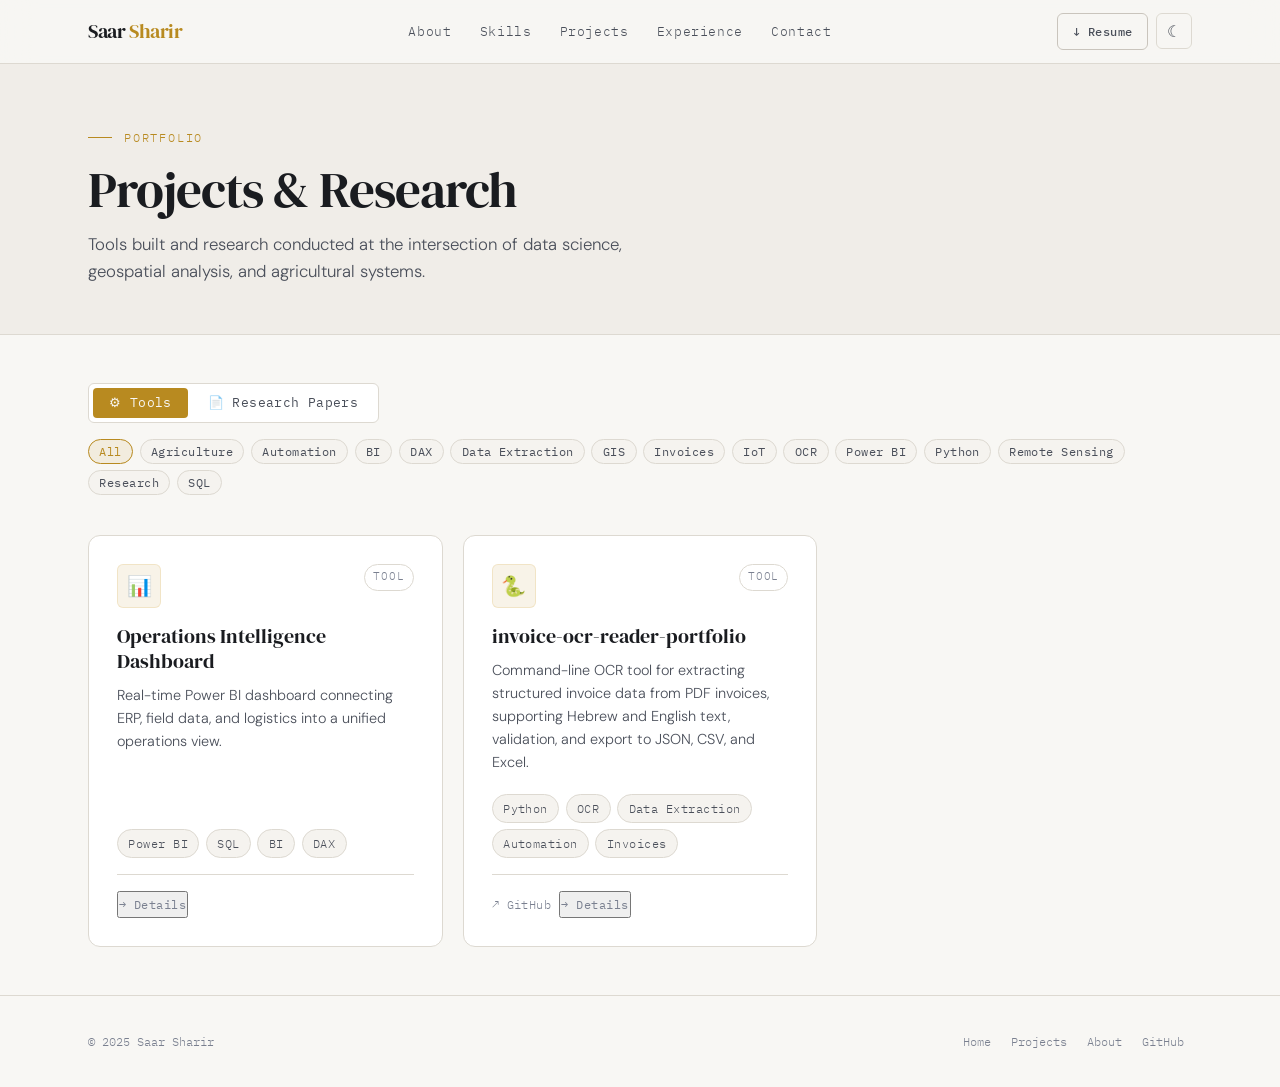
<file: pages/projects.html>
<!DOCTYPE html>
<html lang="en" data-theme="dark">
<head>
  <meta charset="UTF-8" />
  <meta name="viewport" content="width=device-width, initial-scale=1.0" />
  <title>Projects — Saar Sharir</title>
  <meta name="description" content="Tools, dashboards, pipelines, and research papers by Saar Sharir — Data Analyst and Agronomist." />
  <link rel="icon" href="data:image/svg+xml,<svg xmlns='http://www.w3.org/2000/svg' viewBox='0 0 100 100'><text y='.9em' font-size='90'>◈</text></svg>" />
  <link rel="stylesheet" href="../css/style.css" />
  <style>
    .page-hero {
      padding-top: calc(var(--nav-height) + 4rem);
      padding-bottom: 3rem;
      border-bottom: 1px solid var(--border);
      background: var(--bg-2);
    }
    .projects-layout {
      padding-block: 3rem;
    }
  </style>
</head>
<body>

<nav class="nav" role="navigation">
  <div class="container nav-inner">
    <a href="../index.html" class="nav-logo">Saar <span>Sharir</span></a>
    <ul class="nav-links" role="list">
      <li><a href="../index.html#about">About</a></li>
      <li><a href="../index.html#skills">Skills</a></li>
      <li><a href="./projects.html" class="active">Projects</a></li>
      <li><a href="../index.html#experience">Experience</a></li>
      <li><a href="../index.html#contact">Contact</a></li>
    </ul>
    <div class="nav-actions">
      <a class="btn btn-outline" href="../assets/saar-sharir-cv.pdf" download style="font-size:0.75rem;padding:0.5rem 0.9rem">↓ Resume</a>
      <button class="btn-theme" id="btn-theme" aria-label="Toggle theme">☀</button>
    </div>
    <button class="nav-mobile-btn" aria-label="Open menu">
      <span></span><span></span><span></span>
    </button>
  </div>
</nav>

<div class="nav-mobile-menu" id="mobile-menu">
  <a href="../index.html#about">About</a>
  <a href="../index.html#skills">Skills</a>
  <a href="./projects.html">Projects</a>
  <a href="../index.html#experience">Experience</a>
  <a href="../index.html#contact">Contact</a>
</div>

<!-- Page Hero -->
<div class="page-hero">
  <div class="container">
    <p class="section-label" style="margin-bottom:0.75rem">Portfolio</p>
    <h1 style="font-family:var(--font-display);font-size:clamp(2rem,4vw,3.2rem);font-weight:400;margin-bottom:0.75rem">Projects &amp; Research</h1>
    <p style="color:var(--text-2);max-width:56ch;font-size:1.05rem;font-weight:300">
      Tools built and research conducted at the intersection of data science, geospatial analysis, and agricultural systems.
    </p>
  </div>
</div>

<!-- Projects -->
<div class="projects-layout">
  <div class="container">

    <div class="projects-controls">
      <!-- Tabs -->
      <div class="projects-tabs">
        <button class="tab-btn active" data-tab="tools">⚙ Tools</button>
        <button class="tab-btn" data-tab="research">📄 Research Papers</button>
      </div>

      <!-- Filters -->
      <div class="filter-group" id="filter-group"></div>
    </div>

    <!-- Grid -->
    <div class="projects-grid" id="projects-grid">
      <div style="grid-column:1/-1;padding:3rem 0;color:var(--text-3);font-family:var(--font-mono);font-size:0.85rem">
        Loading projects...
      </div>
    </div>

  </div>
</div>

<!-- Project Detail Modal -->
<div class="modal-overlay" id="project-modal" role="dialog" aria-modal="true">
  <div class="modal" id="modal-content-wrapper">
    <div id="modal-content"></div>
  </div>
</div>

<footer class="footer">
  <div class="container footer-inner">
    <p class="footer-left">© 2025 Saar Sharir</p>
    <ul class="footer-links" role="list">
      <li><a href="../index.html">Home</a></li>
      <li><a href="./projects.html">Projects</a></li>
      <li><a href="./about.html">About</a></li>
      <li><a href="https://github.com/Saar-Sha" target="_blank" rel="noopener">GitHub</a></li>
    </ul>
  </div>
</footer>

<script>
  // Adjust relative paths for subpage
  window._isSubpage = true;
</script>
<script>
  // Override fetch path for subpage
  const _origFetch = window.fetch;
  window.fetch = function(url, opts) {
    if (url === './data/projects.json') url = '../data/projects.json';
    return _origFetch(url, opts);
  };
</script>
<script src="../js/main.js"></script>
<script>
  // Handle #tools / #research hash on load
  document.addEventListener('DOMContentLoaded', () => {
    const hash = window.location.hash;
    if (hash === '#research') {
      const btn = document.querySelector('[data-tab="research"]');
      if (btn) btn.click();
    }
  });
</script>
</body>
</html>
</file>
<file: css/style.css>
/* ============================================================
   SAAR SHARIR PORTFOLIO — DESIGN SYSTEM
   ============================================================ */

@import url('https://fonts.googleapis.com/css2?family=DM+Serif+Display:ital@0;1&family=IBM+Plex+Mono:wght@400;500&family=DM+Sans:ital,opsz,wght@0,9..40,300;0,9..40,400;0,9..40,500;0,9..40,600;1,9..40,300&display=swap');

/* ── CSS Variables ── */
:root {
  --bg:         #0f1012;
  --bg-2:       #16181c;
  --bg-3:       #1d2026;
  --surface:    #22262e;
  --surface-2:  #2a2f3a;
  --border:     #2e3340;
  --border-2:   #3d4455;

  --text:       #e8e9ec;
  --text-2:     #9ea3b0;
  --text-3:     #6b7080;

  --accent:     #d4a843;
  --accent-dim: #a8832e;
  --accent-glow:rgba(212,168,67,0.12);
  --accent-rgb: 212,168,67;

  --green:      #4caf76;
  --red:        #e05c5c;
  --blue:       #5b8af5;

  --font-display: 'DM Serif Display', Georgia, serif;
  --font-body:    'DM Sans', system-ui, sans-serif;
  --font-mono:    'IBM Plex Mono', 'Courier New', monospace;

  --radius:    6px;
  --radius-lg: 12px;
  --radius-xl: 20px;

  --shadow-sm: 0 1px 3px rgba(0,0,0,0.4);
  --shadow:    0 4px 16px rgba(0,0,0,0.5);
  --shadow-lg: 0 12px 40px rgba(0,0,0,0.6);

  --transition: 0.2s ease;
  --transition-slow: 0.4s ease;

  --container: 1200px;
  --nav-height: 64px;
}

[data-theme="light"] {
  --bg:         #f8f7f4;
  --bg-2:       #f0ede8;
  --bg-3:       #e8e4dd;
  --surface:    #ffffff;
  --surface-2:  #f5f3ef;
  --border:     #ddd9d1;
  --border-2:   #c9c4bc;

  --text:       #1a1c20;
  --text-2:     #4a4f5a;
  --text-3:     #7a8090;

  --accent:     #b88a20;
  --accent-dim: #8a6518;
  --accent-glow:rgba(184,138,32,0.10);

  --shadow-sm: 0 1px 3px rgba(0,0,0,0.10);
  --shadow:    0 4px 16px rgba(0,0,0,0.12);
  --shadow-lg: 0 12px 40px rgba(0,0,0,0.16);
}

/* ── Reset & Base ── */
*, *::before, *::after { box-sizing: border-box; margin: 0; padding: 0; }

html {
  scroll-behavior: smooth;
  font-size: 16px;
  -webkit-text-size-adjust: 100%;
}

body {
  background: var(--bg);
  color: var(--text);
  font-family: var(--font-body);
  font-size: 1rem;
  line-height: 1.65;
  font-weight: 300;
  transition: background var(--transition-slow), color var(--transition-slow);
  overflow-x: hidden;
}

::selection {
  background: var(--accent);
  color: var(--bg);
}

a {
  color: var(--accent);
  text-decoration: none;
  transition: color var(--transition), opacity var(--transition);
}
a:hover { opacity: 0.8; }

img { display: block; max-width: 100%; }

h1, h2, h3, h4 {
  font-family: var(--font-display);
  font-weight: 400;
  line-height: 1.15;
  letter-spacing: -0.02em;
}

h1 { font-size: clamp(2.4rem, 5vw, 4rem); }
h2 { font-size: clamp(1.8rem, 3.5vw, 2.8rem); }
h3 { font-size: clamp(1.3rem, 2vw, 1.6rem); }
h4 { font-size: 1.1rem; }

p { color: var(--text-2); max-width: 68ch; }

code, .mono {
  font-family: var(--font-mono);
  font-size: 0.875em;
}

/* ── Layout ── */
.container {
  width: 100%;
  max-width: var(--container);
  margin-inline: auto;
  padding-inline: clamp(1.25rem, 4vw, 3rem);
}

.section {
  padding-block: clamp(4rem, 8vw, 8rem);
}

.section-header {
  margin-bottom: 3rem;
}

.section-label {
  font-family: var(--font-mono);
  font-size: 0.75rem;
  letter-spacing: 0.15em;
  text-transform: uppercase;
  color: var(--accent);
  display: flex;
  align-items: center;
  gap: 0.75rem;
  margin-bottom: 0.75rem;
}
.section-label::before {
  content: '';
  display: inline-block;
  width: 24px;
  height: 1px;
  background: var(--accent);
}

.section-title {
  margin-bottom: 0.75rem;
}
.section-subtitle {
  color: var(--text-2);
  font-size: 1.05rem;
  max-width: 60ch;
  font-weight: 300;
}

/* ── Navigation ── */
.nav {
  position: fixed;
  top: 0; left: 0; right: 0;
  height: var(--nav-height);
  z-index: 100;
  background: rgba(15,16,18,0.85);
  backdrop-filter: blur(16px);
  -webkit-backdrop-filter: blur(16px);
  border-bottom: 1px solid var(--border);
  transition: background var(--transition-slow), border-color var(--transition-slow);
}

[data-theme="light"] .nav {
  background: rgba(248,247,244,0.88);
}

.nav-inner {
  display: flex;
  align-items: center;
  justify-content: space-between;
  height: 100%;
}

.nav-logo {
  font-family: var(--font-display);
  font-size: 1.25rem;
  color: var(--text);
  letter-spacing: -0.02em;
}
.nav-logo span {
  color: var(--accent);
}

.nav-links {
  display: flex;
  align-items: center;
  gap: 0.25rem;
  list-style: none;
}

.nav-links a {
  font-family: var(--font-mono);
  font-size: 0.8rem;
  letter-spacing: 0.05em;
  color: var(--text-2);
  padding: 0.5rem 0.75rem;
  border-radius: var(--radius);
  transition: color var(--transition), background var(--transition);
}
.nav-links a:hover,
.nav-links a.active {
  color: var(--text);
  background: var(--surface);
}
.nav-links a.active { color: var(--accent); }

.nav-actions {
  display: flex;
  align-items: center;
  gap: 0.5rem;
}

.btn-theme {
  width: 36px; height: 36px;
  border-radius: var(--radius);
  border: 1px solid var(--border);
  background: transparent;
  color: var(--text-2);
  cursor: pointer;
  display: flex;
  align-items: center;
  justify-content: center;
  transition: all var(--transition);
  font-size: 1rem;
}
.btn-theme:hover {
  border-color: var(--accent);
  color: var(--accent);
  background: var(--accent-glow);
}

.nav-mobile-btn {
  display: none;
  flex-direction: column;
  gap: 5px;
  width: 36px; height: 36px;
  padding: 8px;
  border: none;
  background: transparent;
  cursor: pointer;
}
.nav-mobile-btn span {
  display: block;
  height: 1.5px;
  background: var(--text-2);
  border-radius: 2px;
  transition: all var(--transition);
}

/* ── Buttons ── */
.btn {
  display: inline-flex;
  align-items: center;
  gap: 0.5rem;
  padding: 0.7rem 1.4rem;
  border-radius: var(--radius);
  font-family: var(--font-mono);
  font-size: 0.825rem;
  letter-spacing: 0.04em;
  font-weight: 500;
  cursor: pointer;
  transition: all var(--transition);
  text-decoration: none;
  border: none;
  white-space: nowrap;
}

.btn-primary {
  background: var(--accent);
  color: var(--bg);
}
.btn-primary:hover {
  background: var(--accent-dim);
  opacity: 1;
  transform: translateY(-1px);
  box-shadow: 0 4px 20px rgba(var(--accent-rgb), 0.35);
}

.btn-outline {
  background: transparent;
  border: 1px solid var(--border-2);
  color: var(--text-2);
}
.btn-outline:hover {
  border-color: var(--accent);
  color: var(--accent);
  background: var(--accent-glow);
  opacity: 1;
}

.btn-ghost {
  background: transparent;
  color: var(--text-2);
  padding-inline: 0.5rem;
}
.btn-ghost:hover {
  color: var(--text);
  opacity: 1;
}

/* ── Cards ── */
.card {
  background: var(--surface);
  border: 1px solid var(--border);
  border-radius: var(--radius-lg);
  padding: 1.75rem;
  transition: border-color var(--transition), transform var(--transition), box-shadow var(--transition);
}
.card:hover {
  border-color: var(--border-2);
  transform: translateY(-2px);
  box-shadow: var(--shadow);
}
.card-accent:hover {
  border-color: var(--accent);
  box-shadow: 0 4px 24px rgba(var(--accent-rgb), 0.1);
}

/* ── Tags / Badges ── */
.tag {
  display: inline-flex;
  align-items: center;
  padding: 0.25rem 0.65rem;
  border-radius: 100px;
  font-family: var(--font-mono);
  font-size: 0.72rem;
  letter-spacing: 0.04em;
  background: var(--surface-2);
  color: var(--text-2);
  border: 1px solid var(--border);
  white-space: nowrap;
  cursor: default;
  transition: all var(--transition);
}
.tag:hover,
.tag.active {
  background: var(--accent-glow);
  border-color: var(--accent);
  color: var(--accent);
}

.tag-group {
  display: flex;
  flex-wrap: wrap;
  gap: 0.4rem;
}

/* ── Hero Section ── */
.hero {
  min-height: 100svh;
  display: flex;
  flex-direction: column;
  justify-content: center;
  padding-top: var(--nav-height);
  position: relative;
  overflow: hidden;
}

.hero-grid {
  position: absolute;
  inset: 0;
  background-image:
    linear-gradient(rgba(var(--accent-rgb), 0.025) 1px, transparent 1px),
    linear-gradient(90deg, rgba(var(--accent-rgb), 0.025) 1px, transparent 1px);
  background-size: 60px 60px;
  pointer-events: none;
}

.hero-glow {
  position: absolute;
  width: 600px; height: 600px;
  border-radius: 50%;
  background: radial-gradient(circle, rgba(var(--accent-rgb), 0.07) 0%, transparent 70%);
  top: -100px; right: -100px;
  pointer-events: none;
}

.hero-content {
  position: relative;
  z-index: 1;
  max-width: 800px;
}

.hero-eyebrow {
  font-family: var(--font-mono);
  font-size: 0.8rem;
  letter-spacing: 0.15em;
  text-transform: uppercase;
  color: var(--accent);
  margin-bottom: 1.5rem;
  display: flex;
  align-items: center;
  gap: 1rem;
  opacity: 0;
  animation: fadeUp 0.6s ease 0.2s forwards;
}
.hero-eyebrow::before {
  content: '';
  width: 40px; height: 1px;
  background: var(--accent);
}

.hero-name {
  opacity: 0;
  animation: fadeUp 0.6s ease 0.35s forwards;
  margin-bottom: 0.25rem;
}

.hero-title {
  font-family: var(--font-display);
  font-style: italic;
  font-size: clamp(1.4rem, 2.5vw, 2rem);
  color: var(--text-2);
  font-weight: 400;
  margin-bottom: 1.75rem;
  opacity: 0;
  animation: fadeUp 0.6s ease 0.5s forwards;
}

.hero-desc {
  font-size: clamp(1rem, 1.4vw, 1.15rem);
  color: var(--text-2);
  max-width: 56ch;
  line-height: 1.8;
  margin-bottom: 2.5rem;
  font-weight: 300;
  opacity: 0;
  animation: fadeUp 0.6s ease 0.65s forwards;
}

.hero-actions {
  display: flex;
  flex-wrap: wrap;
  gap: 0.75rem;
  opacity: 0;
  animation: fadeUp 0.6s ease 0.8s forwards;
  margin-bottom: 3.5rem;
}

.hero-social {
  display: flex;
  align-items: center;
  gap: 0.5rem;
  opacity: 0;
  animation: fadeUp 0.6s ease 0.95s forwards;
}
.hero-social a {
  font-family: var(--font-mono);
  font-size: 0.8rem;
  color: var(--text-3);
  padding: 0.4rem 0.6rem;
  border-radius: var(--radius);
  display: flex;
  align-items: center;
  gap: 0.4rem;
  transition: color var(--transition);
}
.hero-social a:hover {
  color: var(--accent);
  opacity: 1;
}

.hero-scroll {
  position: absolute;
  bottom: 2.5rem;
  left: 50%;
  transform: translateX(-50%);
  display: flex;
  flex-direction: column;
  align-items: center;
  gap: 0.5rem;
  font-family: var(--font-mono);
  font-size: 0.7rem;
  letter-spacing: 0.1em;
  color: var(--text-3);
  text-transform: uppercase;
  animation: fadeIn 1s ease 1.5s both;
}
.scroll-line {
  width: 1px; height: 40px;
  background: linear-gradient(var(--accent), transparent);
  animation: scrollPulse 2s ease infinite;
}

/* ── About Section ── */
.about-grid {
  display: grid;
  grid-template-columns: 1fr 1fr;
  gap: 5rem;
  align-items: start;
}

.about-stats {
  display: grid;
  grid-template-columns: 1fr 1fr;
  gap: 1px;
  background: var(--border);
  border: 1px solid var(--border);
  border-radius: var(--radius-lg);
  overflow: hidden;
  margin-top: 2.5rem;
}

.stat-item {
  background: var(--surface);
  padding: 1.5rem;
  text-align: center;
}
.stat-num {
  font-family: var(--font-display);
  font-size: 2.5rem;
  color: var(--accent);
  line-height: 1;
  margin-bottom: 0.25rem;
}
.stat-label {
  font-family: var(--font-mono);
  font-size: 0.72rem;
  letter-spacing: 0.08em;
  text-transform: uppercase;
  color: var(--text-3);
}

.about-domains {
  margin-top: 1rem;
}
.domain-list {
  list-style: none;
  margin-top: 1rem;
  display: flex;
  flex-direction: column;
  gap: 0.6rem;
}
.domain-list li {
  display: flex;
  align-items: center;
  gap: 0.75rem;
  font-size: 0.95rem;
  color: var(--text-2);
}
.domain-list li::before {
  content: '';
  width: 6px; height: 6px;
  border-radius: 50%;
  background: var(--accent);
  flex-shrink: 0;
}

/* ── Skills Section ── */
.skills-bg {
  background: var(--bg-2);
}

.skills-grid {
  display: grid;
  grid-template-columns: repeat(auto-fit, minmax(260px, 1fr));
  gap: 1.25rem;
}

.skill-group-title {
  font-family: var(--font-mono);
  font-size: 0.75rem;
  letter-spacing: 0.12em;
  text-transform: uppercase;
  color: var(--accent);
  margin-bottom: 1.25rem;
  display: flex;
  align-items: center;
  gap: 0.5rem;
}

.skill-items {
  display: flex;
  flex-direction: column;
  gap: 0.75rem;
}

.skill-row {
  display: flex;
  align-items: center;
  justify-content: space-between;
  gap: 1rem;
}
.skill-name {
  font-size: 0.9rem;
  color: var(--text-2);
  min-width: 100px;
}
.skill-bar-track {
  flex: 1;
  height: 3px;
  background: var(--border);
  border-radius: 100px;
  overflow: hidden;
}
.skill-bar-fill {
  height: 100%;
  background: var(--accent);
  border-radius: 100px;
  width: 0;
  transition: width 1s ease;
}

/* ── Projects Section ── */
.projects-controls {
  display: flex;
  align-items: center;
  justify-content: space-between;
  flex-wrap: wrap;
  gap: 1rem;
  margin-bottom: 2.5rem;
}

.filter-group {
  display: flex;
  flex-wrap: wrap;
  gap: 0.4rem;
}

.projects-tabs {
  display: flex;
  gap: 0.25rem;
  background: var(--surface);
  padding: 4px;
  border-radius: var(--radius);
  border: 1px solid var(--border);
}
.tab-btn {
  font-family: var(--font-mono);
  font-size: 0.8rem;
  padding: 0.4rem 1rem;
  border-radius: 4px;
  border: none;
  background: transparent;
  color: var(--text-2);
  cursor: pointer;
  transition: all var(--transition);
  letter-spacing: 0.03em;
}
.tab-btn.active {
  background: var(--accent);
  color: var(--bg);
}

.projects-grid {
  display: grid;
  grid-template-columns: repeat(auto-fill, minmax(340px, 1fr));
  gap: 1.25rem;
}

.project-card {
  display: flex;
  flex-direction: column;
  cursor: pointer;
  position: relative;
  overflow: hidden;
}

.project-card-top {
  display: flex;
  align-items: flex-start;
  justify-content: space-between;
  gap: 1rem;
  margin-bottom: 1rem;
}

.project-icon {
  width: 44px; height: 44px;
  border-radius: var(--radius);
  background: var(--accent-glow);
  border: 1px solid rgba(var(--accent-rgb), 0.2);
  display: flex;
  align-items: center;
  justify-content: center;
  font-size: 1.25rem;
  flex-shrink: 0;
}

.project-category-badge {
  font-family: var(--font-mono);
  font-size: 0.68rem;
  letter-spacing: 0.08em;
  text-transform: uppercase;
  color: var(--text-3);
  padding: 0.2rem 0.5rem;
  border: 1px solid var(--border);
  border-radius: 100px;
}

.project-title {
  font-family: var(--font-display);
  font-size: 1.25rem;
  color: var(--text);
  margin-bottom: 0.6rem;
  line-height: 1.25;
  font-weight: 400;
}
.project-desc {
  font-size: 0.9rem;
  color: var(--text-2);
  line-height: 1.6;
  flex: 1;
  margin-bottom: 1.25rem;
}

.project-links {
  display: flex;
  gap: 0.5rem;
  flex-wrap: wrap;
  margin-top: auto;
  padding-top: 1rem;
  border-top: 1px solid var(--border);
}

.project-link {
  font-family: var(--font-mono);
  font-size: 0.72rem;
  letter-spacing: 0.04em;
  color: var(--text-3);
  display: flex;
  align-items: center;
  gap: 0.3rem;
  transition: color var(--transition);
  padding: 0.25rem 0;
}
.project-link:hover {
  color: var(--accent);
  opacity: 1;
}

/* ── Project Modal ── */
.modal-overlay {
  position: fixed;
  inset: 0;
  background: rgba(0,0,0,0.75);
  backdrop-filter: blur(8px);
  z-index: 200;
  display: flex;
  align-items: center;
  justify-content: center;
  padding: 1.5rem;
  opacity: 0;
  pointer-events: none;
  transition: opacity var(--transition-slow);
}
.modal-overlay.open {
  opacity: 1;
  pointer-events: all;
}

.modal {
  background: var(--bg-2);
  border: 1px solid var(--border-2);
  border-radius: var(--radius-xl);
  width: 100%;
  max-width: 720px;
  max-height: 88vh;
  overflow-y: auto;
  padding: 2.5rem;
  transform: translateY(20px) scale(0.98);
  transition: transform var(--transition-slow);
}
.modal-overlay.open .modal {
  transform: translateY(0) scale(1);
}

.modal-header {
  display: flex;
  align-items: flex-start;
  justify-content: space-between;
  gap: 1rem;
  margin-bottom: 2rem;
}
.modal-close {
  width: 32px; height: 32px;
  border: 1px solid var(--border);
  border-radius: var(--radius);
  background: transparent;
  color: var(--text-2);
  cursor: pointer;
  display: flex;
  align-items: center;
  justify-content: center;
  font-size: 1.2rem;
  line-height: 1;
  flex-shrink: 0;
  transition: all var(--transition);
}
.modal-close:hover {
  border-color: var(--accent);
  color: var(--accent);
}

.modal-section {
  margin-bottom: 1.75rem;
  padding-bottom: 1.75rem;
  border-bottom: 1px solid var(--border);
}
.modal-section:last-child {
  margin-bottom: 0;
  padding-bottom: 0;
  border-bottom: none;
}
.modal-section-label {
  font-family: var(--font-mono);
  font-size: 0.72rem;
  letter-spacing: 0.12em;
  text-transform: uppercase;
  color: var(--accent);
  margin-bottom: 0.6rem;
}
.modal-section p {
  font-size: 0.95rem;
  color: var(--text-2);
  max-width: none;
}

/* ── Experience / Timeline ── */
.timeline {
  position: relative;
  padding-left: 2rem;
}
.timeline::before {
  content: '';
  position: absolute;
  left: 0; top: 8px; bottom: 8px;
  width: 1px;
  background: linear-gradient(var(--accent) 0%, var(--border) 100%);
}

.timeline-item {
  position: relative;
  margin-bottom: 2.75rem;
}
.timeline-item:last-child { margin-bottom: 0; }

.timeline-dot {
  position: absolute;
  left: -2.4rem;
  top: 5px;
  width: 10px; height: 10px;
  border-radius: 50%;
  border: 2px solid var(--accent);
  background: var(--bg);
}

.timeline-date {
  font-family: var(--font-mono);
  font-size: 0.75rem;
  letter-spacing: 0.08em;
  color: var(--text-3);
  margin-bottom: 0.35rem;
}
.timeline-role {
  font-family: var(--font-display);
  font-size: 1.2rem;
  color: var(--text);
  margin-bottom: 0.1rem;
}
.timeline-org {
  font-size: 0.9rem;
  color: var(--accent);
  margin-bottom: 0.6rem;
}
.timeline-desc {
  font-size: 0.9rem;
  color: var(--text-2);
  line-height: 1.65;
  max-width: 60ch;
}

/* ── Contact Section ── */
.contact-bg {
  background: var(--bg-2);
}

.contact-grid {
  display: grid;
  grid-template-columns: 1fr 1.2fr;
  gap: 5rem;
  align-items: start;
}

.contact-methods {
  display: flex;
  flex-direction: column;
  gap: 1rem;
  margin-top: 2rem;
}
.contact-item {
  display: flex;
  align-items: center;
  gap: 1rem;
  padding: 1rem 1.25rem;
  border: 1px solid var(--border);
  border-radius: var(--radius-lg);
  transition: all var(--transition);
  text-decoration: none;
  color: var(--text-2);
}
.contact-item:hover {
  border-color: var(--accent);
  background: var(--accent-glow);
  color: var(--text);
  opacity: 1;
  transform: translateX(4px);
}
.contact-icon {
  font-size: 1.2rem;
  width: 36px;
  text-align: center;
}
.contact-label {
  font-family: var(--font-mono);
  font-size: 0.72rem;
  text-transform: uppercase;
  letter-spacing: 0.08em;
  color: var(--text-3);
  display: block;
  margin-bottom: 0.15rem;
}
.contact-value {
  font-size: 0.9rem;
  color: var(--text);
}

/* Contact Form */
.contact-form {
  display: flex;
  flex-direction: column;
  gap: 1.25rem;
}

.form-group {
  display: flex;
  flex-direction: column;
  gap: 0.45rem;
}

.form-label {
  font-family: var(--font-mono);
  font-size: 0.72rem;
  letter-spacing: 0.1em;
  text-transform: uppercase;
  color: var(--text-3);
}

.form-input,
.form-textarea {
  background: var(--surface);
  border: 1px solid var(--border);
  border-radius: var(--radius);
  padding: 0.75rem 1rem;
  font-family: var(--font-body);
  font-size: 0.95rem;
  color: var(--text);
  transition: border-color var(--transition), box-shadow var(--transition);
  width: 100%;
  outline: none;
  resize: vertical;
}
.form-input:focus,
.form-textarea:focus {
  border-color: var(--accent);
  box-shadow: 0 0 0 3px rgba(var(--accent-rgb), 0.12);
}
.form-input::placeholder,
.form-textarea::placeholder {
  color: var(--text-3);
}
.form-textarea { min-height: 130px; }

.form-submit-row {
  display: flex;
  align-items: center;
  justify-content: space-between;
  flex-wrap: wrap;
  gap: 1rem;
}
.form-note {
  font-family: var(--font-mono);
  font-size: 0.72rem;
  color: var(--text-3);
}

.form-status {
  display: none;
  font-family: var(--font-mono);
  font-size: 0.8rem;
  padding: 0.6rem 1rem;
  border-radius: var(--radius);
}
.form-status.success {
  display: block;
  background: rgba(76,175,118,0.1);
  color: var(--green);
  border: 1px solid rgba(76,175,118,0.2);
}
.form-status.error {
  display: block;
  background: rgba(224,92,92,0.1);
  color: var(--red);
  border: 1px solid rgba(224,92,92,0.2);
}

/* ── Footer ── */
.footer {
  border-top: 1px solid var(--border);
  padding-block: 2rem;
}
.footer-inner {
  display: flex;
  align-items: center;
  justify-content: space-between;
  flex-wrap: wrap;
  gap: 1rem;
}
.footer-left {
  font-family: var(--font-mono);
  font-size: 0.75rem;
  color: var(--text-3);
}
.footer-links {
  display: flex;
  gap: 0.25rem;
  list-style: none;
}
.footer-links a {
  font-family: var(--font-mono);
  font-size: 0.75rem;
  color: var(--text-3);
  padding: 0.25rem 0.5rem;
  border-radius: var(--radius);
  transition: color var(--transition);
}
.footer-links a:hover {
  color: var(--accent);
  opacity: 1;
}

/* ── Animations ── */
@keyframes fadeUp {
  from { opacity: 0; transform: translateY(18px); }
  to   { opacity: 1; transform: translateY(0); }
}
@keyframes fadeIn {
  from { opacity: 0; }
  to   { opacity: 1; }
}
@keyframes scrollPulse {
  0%,100% { opacity: 0.4; transform: scaleY(0.7); transform-origin: top; }
  50%      { opacity: 1;   transform: scaleY(1);   transform-origin: top; }
}

.reveal {
  opacity: 0;
  transform: translateY(24px);
  transition: opacity 0.6s ease, transform 0.6s ease;
}
.reveal.visible {
  opacity: 1;
  transform: translateY(0);
}
.reveal-delay-1 { transition-delay: 0.1s; }
.reveal-delay-2 { transition-delay: 0.2s; }
.reveal-delay-3 { transition-delay: 0.3s; }

/* ── Mobile Nav ── */
.nav-mobile-menu {
  display: none;
  position: fixed;
  top: var(--nav-height);
  left: 0; right: 0;
  background: var(--bg-2);
  border-bottom: 1px solid var(--border);
  padding: 1rem;
  z-index: 99;
  flex-direction: column;
  gap: 0.25rem;
}
.nav-mobile-menu.open { display: flex; }
.nav-mobile-menu a {
  font-family: var(--font-mono);
  font-size: 0.85rem;
  color: var(--text-2);
  padding: 0.65rem 0.75rem;
  border-radius: var(--radius);
  transition: all var(--transition);
}
.nav-mobile-menu a:hover { background: var(--surface); color: var(--text); }

/* ── Scrollbar ── */
::-webkit-scrollbar { width: 6px; }
::-webkit-scrollbar-track { background: var(--bg); }
::-webkit-scrollbar-thumb { background: var(--border-2); border-radius: 3px; }
::-webkit-scrollbar-thumb:hover { background: var(--text-3); }

/* ── Responsive ── */
@media (max-width: 1024px) {
  .about-grid,
  .contact-grid {
    grid-template-columns: 1fr;
    gap: 3rem;
  }
}

@media (max-width: 768px) {
  .nav-links,
  .nav-actions .btn-outline { display: none; }
  .nav-mobile-btn { display: flex; }

  .projects-grid {
    grid-template-columns: 1fr;
  }

  .skills-grid {
    grid-template-columns: 1fr;
  }

  .projects-controls {
    flex-direction: column;
    align-items: flex-start;
  }

  .hero-actions {
    flex-direction: column;
    align-items: flex-start;
  }

  .modal { padding: 1.5rem; }

  .about-stats {
    grid-template-columns: 1fr 1fr;
  }
}

@media (max-width: 480px) {
  .about-stats { grid-template-columns: 1fr; }
  .form-submit-row { flex-direction: column; align-items: flex-start; }
}

/* ── Print ── */
@media print {
  .nav, .hero-scroll, .modal-overlay { display: none; }
  body { background: white; color: black; }
}
</file>
